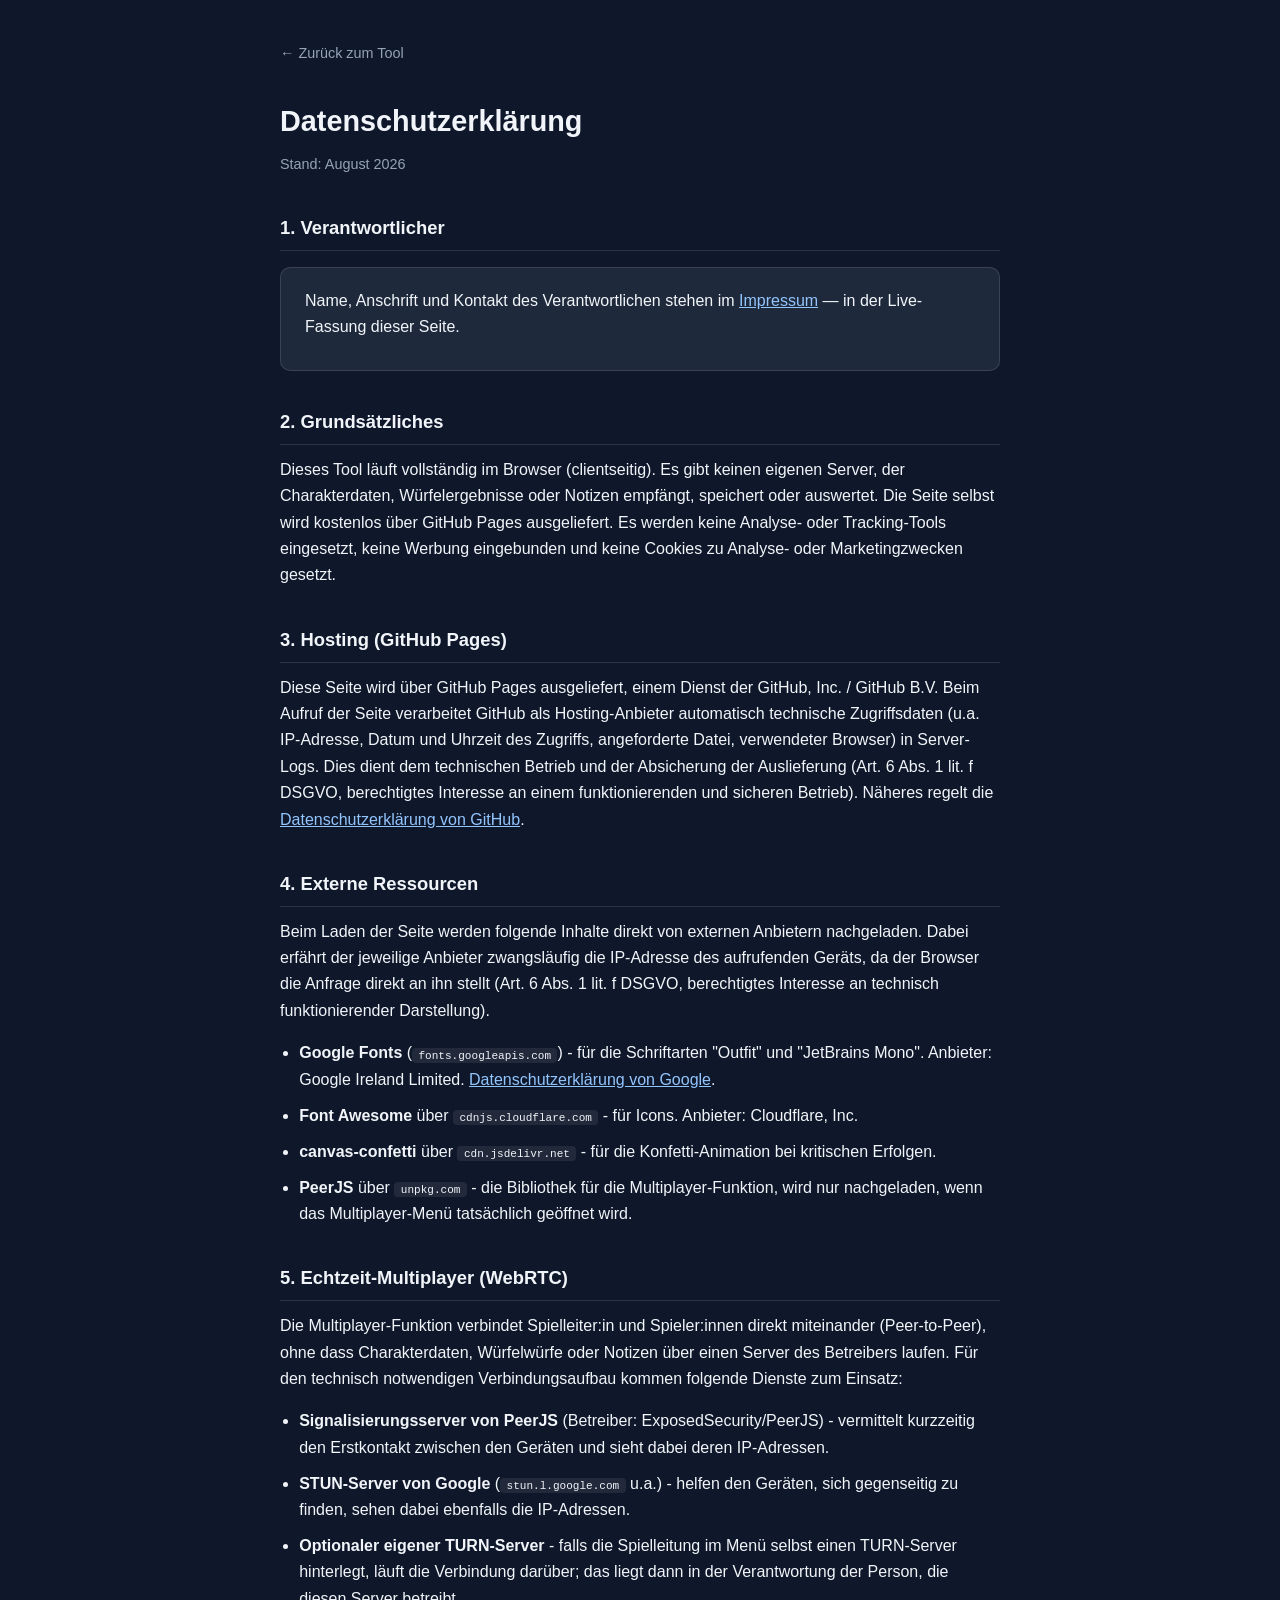
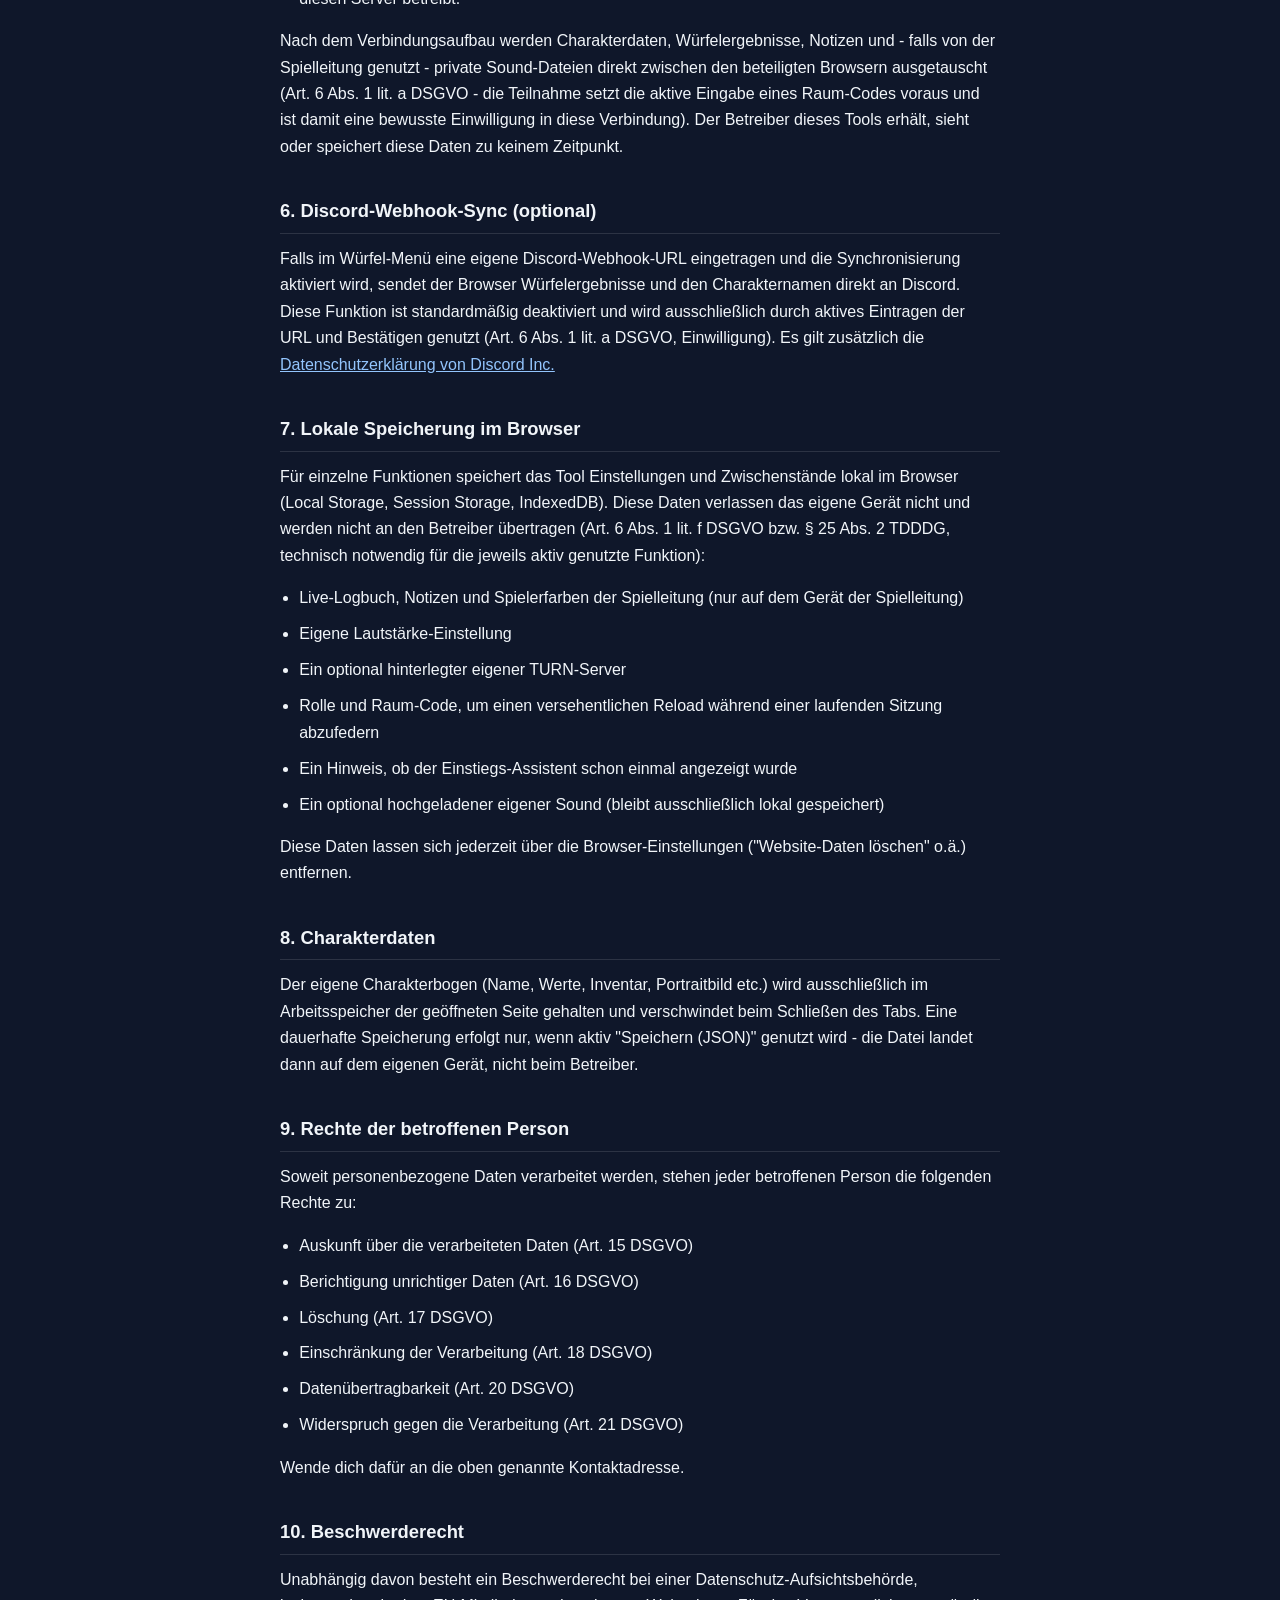
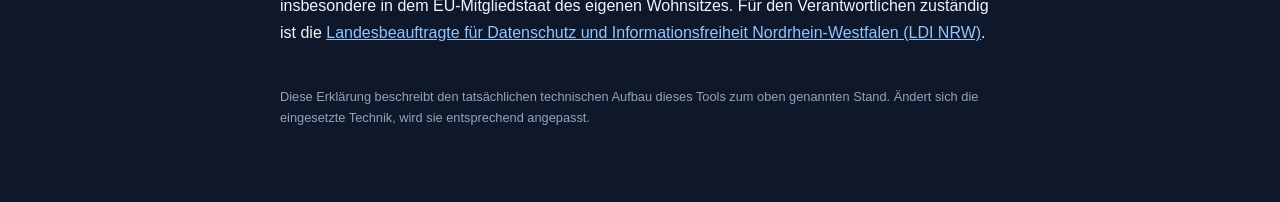
<file: datenschutz.html>
<!DOCTYPE html>
<html lang="de">
<head>
<meta charset="UTF-8">
<meta name="viewport" content="width=device-width, initial-scale=1.0">
<meta name="robots" content="noindex, follow">
<title>Datenschutzerklärung</title>
<style>
    /*
        Eigenstaendige Datenschutz-Seite, gleiches Prinzip wie impressum.html:
        kein Bezug zu style.css oder den Theme-Variablen.

        WICHTIG bei Wiederverwendung in einem ANDEREN Projekt:
        Anders als das Impressum ist dieser Text technisch begruendet - er
        beschreibt, was DIESES Tool tatsaechlich laedt/verarbeitet (siehe
        Abschnitte "Externe Ressourcen" und "Echtzeit-Multiplayer"). Ein
        anderes Tool mit anderen Bibliotheken/CDNs braucht dafuer eine neue
        Bestandsaufnahme, nicht nur eine Kopie dieser Datei. Verantwortlicher,
        Rechte-Abschnitt und Struktur lassen sich uebernehmen, die konkreten
        Dienste in Abschnitt 3-6 muessen pro Projekt neu geprueft werden.
    */
    :root {
        --bg: #0f172a;
        --panel: #1e293b;
        --border: rgba(255, 255, 255, 0.12);
        --text: #f1f5f9;
        --text-muted: #94a3b8;
        --accent: #8b5cf6;
    }
    * { box-sizing: border-box; }
    body {
        margin: 0;
        min-height: 100vh;
        background: var(--bg);
        color: var(--text);
        font-family: 'Segoe UI', Roboto, Helvetica, Arial, sans-serif;
        line-height: 1.65;
        padding: 2.5rem 1.25rem 4rem;
    }
    .wrap { max-width: 720px; margin: 0 auto; }
    .back-link {
        display: inline-flex;
        align-items: center;
        gap: 0.4rem;
        color: var(--text-muted);
        text-decoration: none;
        font-size: 0.9rem;
        margin-bottom: 2rem;
    }
    .back-link:hover { color: var(--text); }
    h1 { font-size: 1.8rem; margin: 0 0 0.5rem; }
    .subtitle { color: var(--text-muted); font-size: 0.9rem; margin: 0 0 2rem; }
    h2 {
        font-size: 1.15rem;
        margin: 2.25rem 0 0.75rem;
        padding-bottom: 0.4rem;
        border-bottom: 1px solid var(--border);
    }
    h3 {
        font-size: 0.95rem;
        color: var(--accent);
        margin: 1.25rem 0 0.4rem;
    }
    p, li { margin: 0 0 0.6rem; }
    ul { padding-left: 1.2rem; }
    a { color: #93c5fd; }
    code {
        background: rgba(255,255,255,0.08);
        padding: 0.1rem 0.4rem;
        border-radius: 4px;
        font-size: 0.85em;
    }
    .box {
        background: var(--panel);
        border: 1px solid var(--border);
        border-radius: 10px;
        padding: 1.25rem 1.5rem;
        margin: 1rem 0;
    }
    .muted { color: var(--text-muted); font-size: 0.9rem; }
    footer { margin-top: 2.5rem; font-size: 0.8rem; color: var(--text-muted); }
</style>
</head>
<body>
    <div class="wrap">
        <a class="back-link" href="./index.html">&larr; Zurück zum Tool</a>

        <h1>Datenschutzerklärung</h1>
        <p class="subtitle">Stand: August 2026</p>

        <h2>1. Verantwortlicher</h2>
        <div class="box">
            <!--KONTAKT:START-->
            <p>Name, Anschrift und Kontakt des Verantwortlichen stehen im
            <a href="impressum.html">Impressum</a> &mdash; in der Live-Fassung dieser Seite.</p>
            <!--KONTAKT:END-->
        </div>

        <h2>2. Grundsätzliches</h2>
        <p>Dieses Tool läuft vollständig im Browser (clientseitig). Es gibt keinen eigenen Server, der Charakterdaten, Würfelergebnisse oder Notizen empfängt, speichert oder auswertet. Die Seite selbst wird kostenlos über GitHub Pages ausgeliefert. Es werden keine Analyse- oder Tracking-Tools eingesetzt, keine Werbung eingebunden und keine Cookies zu Analyse- oder Marketingzwecken gesetzt.</p>

        <h2>3. Hosting (GitHub Pages)</h2>
        <p>Diese Seite wird über GitHub Pages ausgeliefert, einem Dienst der GitHub, Inc. / GitHub B.V. Beim Aufruf der Seite verarbeitet GitHub als Hosting-Anbieter automatisch technische Zugriffsdaten (u.a. IP-Adresse, Datum und Uhrzeit des Zugriffs, angeforderte Datei, verwendeter Browser) in Server-Logs. Dies dient dem technischen Betrieb und der Absicherung der Auslieferung (Art. 6 Abs. 1 lit. f DSGVO, berechtigtes Interesse an einem funktionierenden und sicheren Betrieb). Näheres regelt die <a href="https://docs.github.com/site-policy/privacy-policies/github-general-privacy-statement" target="_blank" rel="noopener">Datenschutzerklärung von GitHub</a>.</p>

        <h2>4. Externe Ressourcen</h2>
        <p>Beim Laden der Seite werden folgende Inhalte direkt von externen Anbietern nachgeladen. Dabei erfährt der jeweilige Anbieter zwangsläufig die IP-Adresse des aufrufenden Geräts, da der Browser die Anfrage direkt an ihn stellt (Art. 6 Abs. 1 lit. f DSGVO, berechtigtes Interesse an technisch funktionierender Darstellung).</p>
        <ul>
            <li><strong>Google Fonts</strong> (<code>fonts.googleapis.com</code>) - für die Schriftarten "Outfit" und "JetBrains Mono". Anbieter: Google Ireland Limited. <a href="https://policies.google.com/privacy" target="_blank" rel="noopener">Datenschutzerklärung von Google</a>.</li>
            <li><strong>Font Awesome</strong> über <code>cdnjs.cloudflare.com</code> - für Icons. Anbieter: Cloudflare, Inc.</li>
            <li><strong>canvas-confetti</strong> über <code>cdn.jsdelivr.net</code> - für die Konfetti-Animation bei kritischen Erfolgen.</li>
            <li><strong>PeerJS</strong> über <code>unpkg.com</code> - die Bibliothek für die Multiplayer-Funktion, wird nur nachgeladen, wenn das Multiplayer-Menü tatsächlich geöffnet wird.</li>
        </ul>

        <h2>5. Echtzeit-Multiplayer (WebRTC)</h2>
        <p>Die Multiplayer-Funktion verbindet Spielleiter:in und Spieler:innen direkt miteinander (Peer-to-Peer), ohne dass Charakterdaten, Würfelwürfe oder Notizen über einen Server des Betreibers laufen. Für den technisch notwendigen Verbindungsaufbau kommen folgende Dienste zum Einsatz:</p>
        <ul>
            <li><strong>Signalisierungsserver von PeerJS</strong> (Betreiber: ExposedSecurity/PeerJS) - vermittelt kurzzeitig den Erstkontakt zwischen den Geräten und sieht dabei deren IP-Adressen.</li>
            <li><strong>STUN-Server von Google</strong> (<code>stun.l.google.com</code> u.a.) - helfen den Geräten, sich gegenseitig zu finden, sehen dabei ebenfalls die IP-Adressen.</li>
            <li><strong>Optionaler eigener TURN-Server</strong> - falls die Spielleitung im Menü selbst einen TURN-Server hinterlegt, läuft die Verbindung darüber; das liegt dann in der Verantwortung der Person, die diesen Server betreibt.</li>
        </ul>
        <p>Nach dem Verbindungsaufbau werden Charakterdaten, Würfelergebnisse, Notizen und - falls von der Spielleitung genutzt - private Sound-Dateien direkt zwischen den beteiligten Browsern ausgetauscht (Art. 6 Abs. 1 lit. a DSGVO - die Teilnahme setzt die aktive Eingabe eines Raum-Codes voraus und ist damit eine bewusste Einwilligung in diese Verbindung). Der Betreiber dieses Tools erhält, sieht oder speichert diese Daten zu keinem Zeitpunkt.</p>

        <h2>6. Discord-Webhook-Sync (optional)</h2>
        <p>Falls im Würfel-Menü eine eigene Discord-Webhook-URL eingetragen und die Synchronisierung aktiviert wird, sendet der Browser Würfelergebnisse und den Charakternamen direkt an Discord. Diese Funktion ist standardmäßig deaktiviert und wird ausschließlich durch aktives Eintragen der URL und Bestätigen genutzt (Art. 6 Abs. 1 lit. a DSGVO, Einwilligung). Es gilt zusätzlich die <a href="https://discord.com/privacy" target="_blank" rel="noopener">Datenschutzerklärung von Discord Inc.</a></p>

        <h2>7. Lokale Speicherung im Browser</h2>
        <p>Für einzelne Funktionen speichert das Tool Einstellungen und Zwischenstände lokal im Browser (Local Storage, Session Storage, IndexedDB). Diese Daten verlassen das eigene Gerät nicht und werden nicht an den Betreiber übertragen (Art. 6 Abs. 1 lit. f DSGVO bzw. § 25 Abs. 2 TDDDG, technisch notwendig für die jeweils aktiv genutzte Funktion):</p>
        <ul>
            <li>Live-Logbuch, Notizen und Spielerfarben der Spielleitung (nur auf dem Gerät der Spielleitung)</li>
            <li>Eigene Lautstärke-Einstellung</li>
            <li>Ein optional hinterlegter eigener TURN-Server</li>
            <li>Rolle und Raum-Code, um einen versehentlichen Reload während einer laufenden Sitzung abzufedern</li>
            <li>Ein Hinweis, ob der Einstiegs-Assistent schon einmal angezeigt wurde</li>
            <li>Ein optional hochgeladener eigener Sound (bleibt ausschließlich lokal gespeichert)</li>
        </ul>
        <p>Diese Daten lassen sich jederzeit über die Browser-Einstellungen ("Website-Daten löschen" o.ä.) entfernen.</p>

        <h2>8. Charakterdaten</h2>
        <p>Der eigene Charakterbogen (Name, Werte, Inventar, Portraitbild etc.) wird ausschließlich im Arbeitsspeicher der geöffneten Seite gehalten und verschwindet beim Schließen des Tabs. Eine dauerhafte Speicherung erfolgt nur, wenn aktiv "Speichern (JSON)" genutzt wird - die Datei landet dann auf dem eigenen Gerät, nicht beim Betreiber.</p>

        <h2>9. Rechte der betroffenen Person</h2>
        <p>Soweit personenbezogene Daten verarbeitet werden, stehen jeder betroffenen Person die folgenden Rechte zu:</p>
        <ul>
            <li>Auskunft über die verarbeiteten Daten (Art. 15 DSGVO)</li>
            <li>Berichtigung unrichtiger Daten (Art. 16 DSGVO)</li>
            <li>Löschung (Art. 17 DSGVO)</li>
            <li>Einschränkung der Verarbeitung (Art. 18 DSGVO)</li>
            <li>Datenübertragbarkeit (Art. 20 DSGVO)</li>
            <li>Widerspruch gegen die Verarbeitung (Art. 21 DSGVO)</li>
        </ul>
        <p>Wende dich dafür an die oben genannte Kontaktadresse.</p>

        <h2>10. Beschwerderecht</h2>
        <p>Unabhängig davon besteht ein Beschwerderecht bei einer Datenschutz-Aufsichtsbehörde, insbesondere in dem EU-Mitgliedstaat des eigenen Wohnsitzes. Für den Verantwortlichen zuständig ist die <a href="https://www.ldi.nrw.de/" target="_blank" rel="noopener">Landesbeauftragte für Datenschutz und Informationsfreiheit Nordrhein-Westfalen (LDI NRW)</a>.</p>

        <footer>
            <p>Diese Erklärung beschreibt den tatsächlichen technischen Aufbau dieses Tools zum oben genannten Stand. Ändert sich die eingesetzte Technik, wird sie entsprechend angepasst.</p>
        </footer>
    </div>

    <!--
        Der Kontaktblock steht NICHT im Quelltext. Er wird beim GitHub-Pages-
        Deployment aus dem Repo-Secret IMPRESSUM_KONTAKT eingesetzt (siehe
        .github/workflows/deploy.yml). Das Skript baut nur um, was der
        eingesetzte Block enthaelt, und hat selbst keine Kontaktdaten.
    -->
    <script>
        (function () {
            function alsLink(el, href, text) {
                var a = document.createElement('a');
                a.href = href;
                a.textContent = text;
                el.replaceChildren(a);
            }
            document.querySelectorAll('.cx-mail').forEach(function (el) {
                var adr = el.textContent
                    .replace(/\s*\[\s*at\s*\]\s*/i, '@')
                    .replace(/\s*\[\s*dot\s*\]\s*/i, '.')
                    .replace(/\s+/g, '')
                    .trim();
                if (/^[^@\s]+@[^@\s]+\.[^@\s]+$/.test(adr)) alsLink(el, 'mailto:' + adr, adr);
            });
            document.querySelectorAll('.cx-tel').forEach(function (el) {
                var ziffern = (el.textContent.match(/\d/g) || []).join('');
                if (ziffern.length < 6) return;
                alsLink(el, 'tel:+49' + ziffern.replace(/^0/, ''), ziffern.replace(/^(\d{4})(\d+)$/, '$1 $2'));
            });
        })();
    </script>
</body>
</html>
</file>
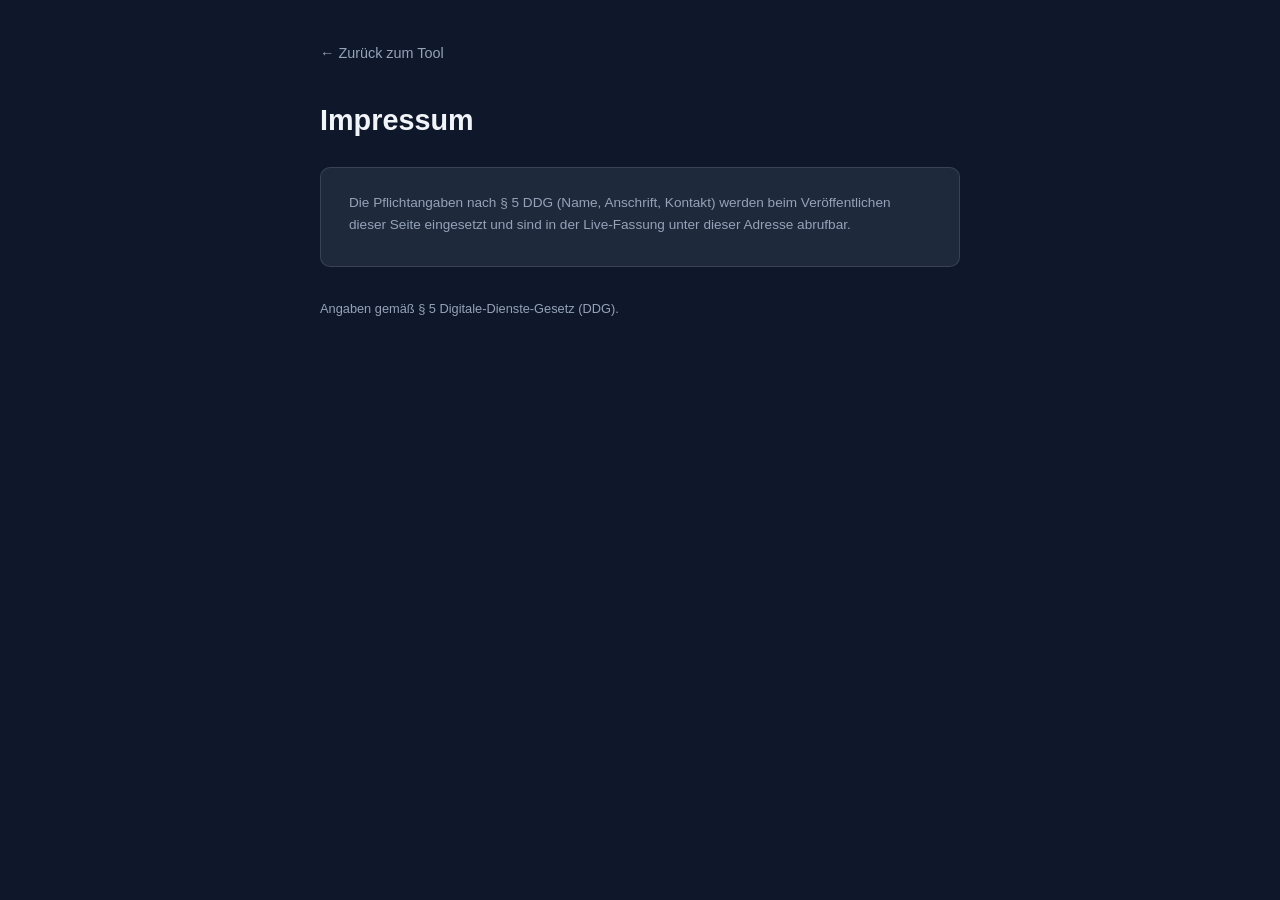
<file: impressum.html>
<!DOCTYPE html>
<html lang="de">
<head>
<meta charset="UTF-8">
<meta name="viewport" content="width=device-width, initial-scale=1.0">
<meta name="robots" content="noindex, follow">
<title>Impressum</title>
<style>
    /*
        Eigenstaendige Impressum-Seite, absichtlich ohne Abhaengigkeit zu
        style.css oder den Theme-Variablen des jeweiligen Tools: soll sich
        unveraendert in jedes Pen & Paper-Projekt kopieren lassen, egal
        welches Design die Hauptseite gerade hat.

        Anpassen pro Projekt:
        - Der "Zurueck"-Link unten zeigt auf "./index.html" - Pfad pruefen,
          falls das Tool anders aufgebaut ist.
        - Der Kontaktblock steht NICHT im Quelltext. Er wird beim
          GitHub-Pages-Deployment aus dem Repo-Secret IMPRESSUM_KONTAKT
          zwischen die KONTAKT-Marker eingesetzt (siehe
          .github/workflows/deploy.yml). Wer das forkt und selbst betreibt,
          hinterlegt die eigenen Pflichtangaben als Secret.
    */
    :root {
        --bg: #0f172a;
        --panel: #1e293b;
        --border: rgba(255, 255, 255, 0.12);
        --text: #f1f5f9;
        --text-muted: #94a3b8;
        --accent: #8b5cf6;
    }
    * { box-sizing: border-box; }
    body {
        margin: 0;
        min-height: 100vh;
        background: var(--bg);
        color: var(--text);
        font-family: 'Segoe UI', Roboto, Helvetica, Arial, sans-serif;
        line-height: 1.6;
        padding: 2.5rem 1.25rem 4rem;
    }
    .wrap {
        max-width: 640px;
        margin: 0 auto;
    }
    .back-link {
        display: inline-flex;
        align-items: center;
        gap: 0.4rem;
        color: var(--text-muted);
        text-decoration: none;
        font-size: 0.9rem;
        margin-bottom: 2rem;
    }
    .back-link:hover { color: var(--text); }
    h1 {
        font-size: 1.8rem;
        margin: 0 0 1.5rem;
    }
    h2 {
        font-size: 1.05rem;
        text-transform: uppercase;
        letter-spacing: 0.04em;
        color: var(--accent);
        margin: 2rem 0 0.6rem;
    }
    section {
        background: var(--panel);
        border: 1px solid var(--border);
        border-radius: 10px;
        padding: 1.5rem 1.75rem;
    }
    p { margin: 0 0 0.4rem; }
    a { color: #93c5fd; }
    .muted { color: var(--text-muted); font-size: 0.85rem; }
    hr {
        border: none;
        border-top: 1px solid var(--border);
        margin: 1.75rem 0;
    }
    footer {
        margin-top: 2rem;
        font-size: 0.8rem;
        color: var(--text-muted);
    }
</style>
</head>
<body>
    <div class="wrap">
        <a class="back-link" href="./index.html">&larr; Zurück zum Tool</a>

        <h1>Impressum</h1>

        <section>
            <!--KONTAKT:START-->
            <p class="muted">Die Pflichtangaben nach &sect;&nbsp;5 DDG (Name, Anschrift, Kontakt)
            werden beim Ver&ouml;ffentlichen dieser Seite eingesetzt und sind in der Live-Fassung
            unter dieser Adresse abrufbar.</p>
            <!--KONTAKT:END-->
        </section>

        <footer>
            <p>Angaben gemäß § 5 Digitale-Dienste-Gesetz (DDG).</p>
        </footer>
    </div>

    <!--
        Der Kontaktblock (Name, Anschrift, Telefon, E-Mail) steht NICHT im
        Quelltext. Er wird beim GitHub-Pages-Deployment aus dem Repo-Secret
        IMPRESSUM_KONTAKT eingesetzt (siehe .github/workflows/deploy.yml), damit
        die Daten weder in Klons noch in Forks noch in der Git-History landen.

        Das Skript baut nur um, was der eingesetzte Block enthaelt:
        " [at] " / " [dot] " werden zu @ / . und die getrennten Ziffern zur
        Rufnummer. Es enthaelt selbst keine Kontaktdaten. Ohne JavaScript bleibt
        die menschenlesbare Fassung stehen (genuegt Paragraf 5 DDG).
    -->
    <script>
        (function () {
            function alsLink(el, href, text) {
                var a = document.createElement('a');
                a.href = href;
                a.textContent = text;
                el.replaceChildren(a);
            }
            document.querySelectorAll('.cx-mail').forEach(function (el) {
                var adr = el.textContent
                    .replace(/\s*\[\s*at\s*\]\s*/i, '@')
                    .replace(/\s*\[\s*dot\s*\]\s*/i, '.')
                    .replace(/\s+/g, '')
                    .trim();
                if (/^[^@\s]+@[^@\s]+\.[^@\s]+$/.test(adr)) alsLink(el, 'mailto:' + adr, adr);
            });
            document.querySelectorAll('.cx-tel').forEach(function (el) {
                var ziffern = (el.textContent.match(/\d/g) || []).join('');
                if (ziffern.length < 6) return;
                alsLink(el, 'tel:+49' + ziffern.replace(/^0/, ''), ziffern.replace(/^(\d{4})(\d+)$/, '$1 $2'));
            });
        })();
    </script>
</body>
</html>
</file>
